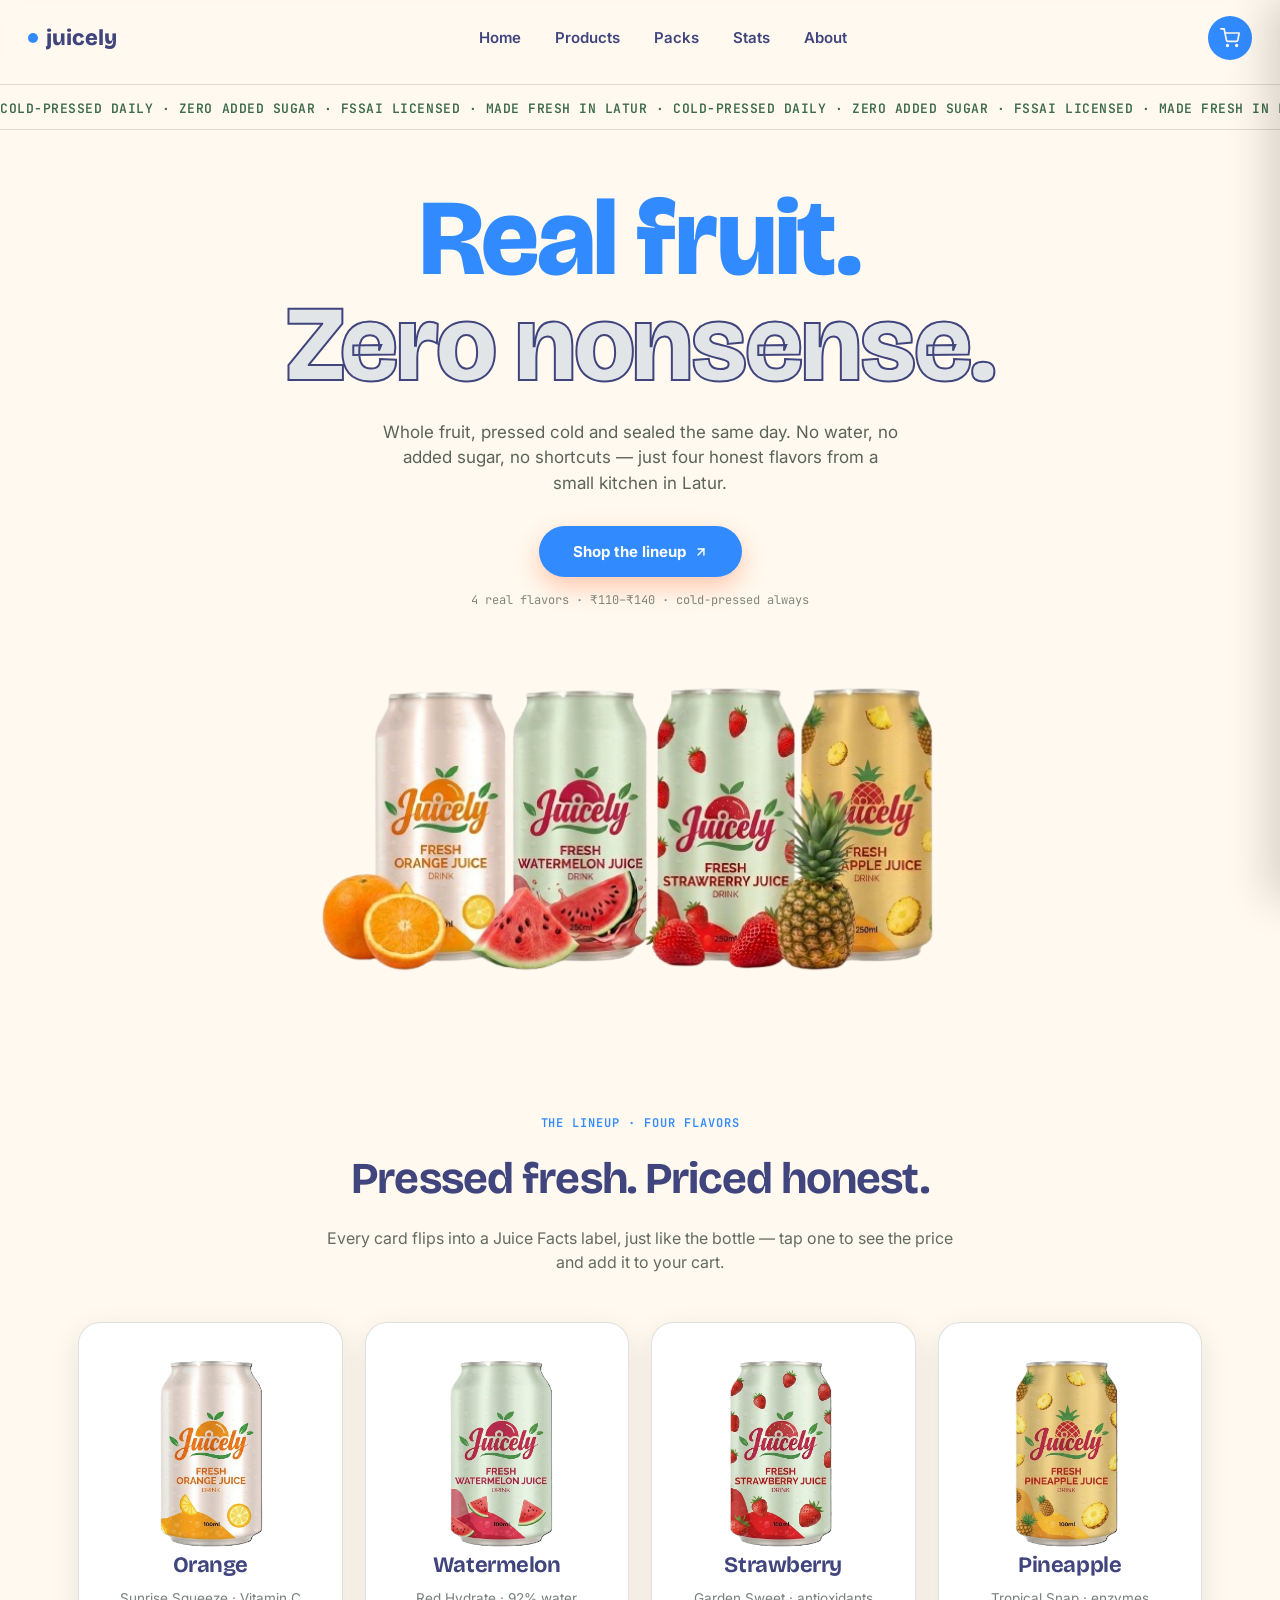
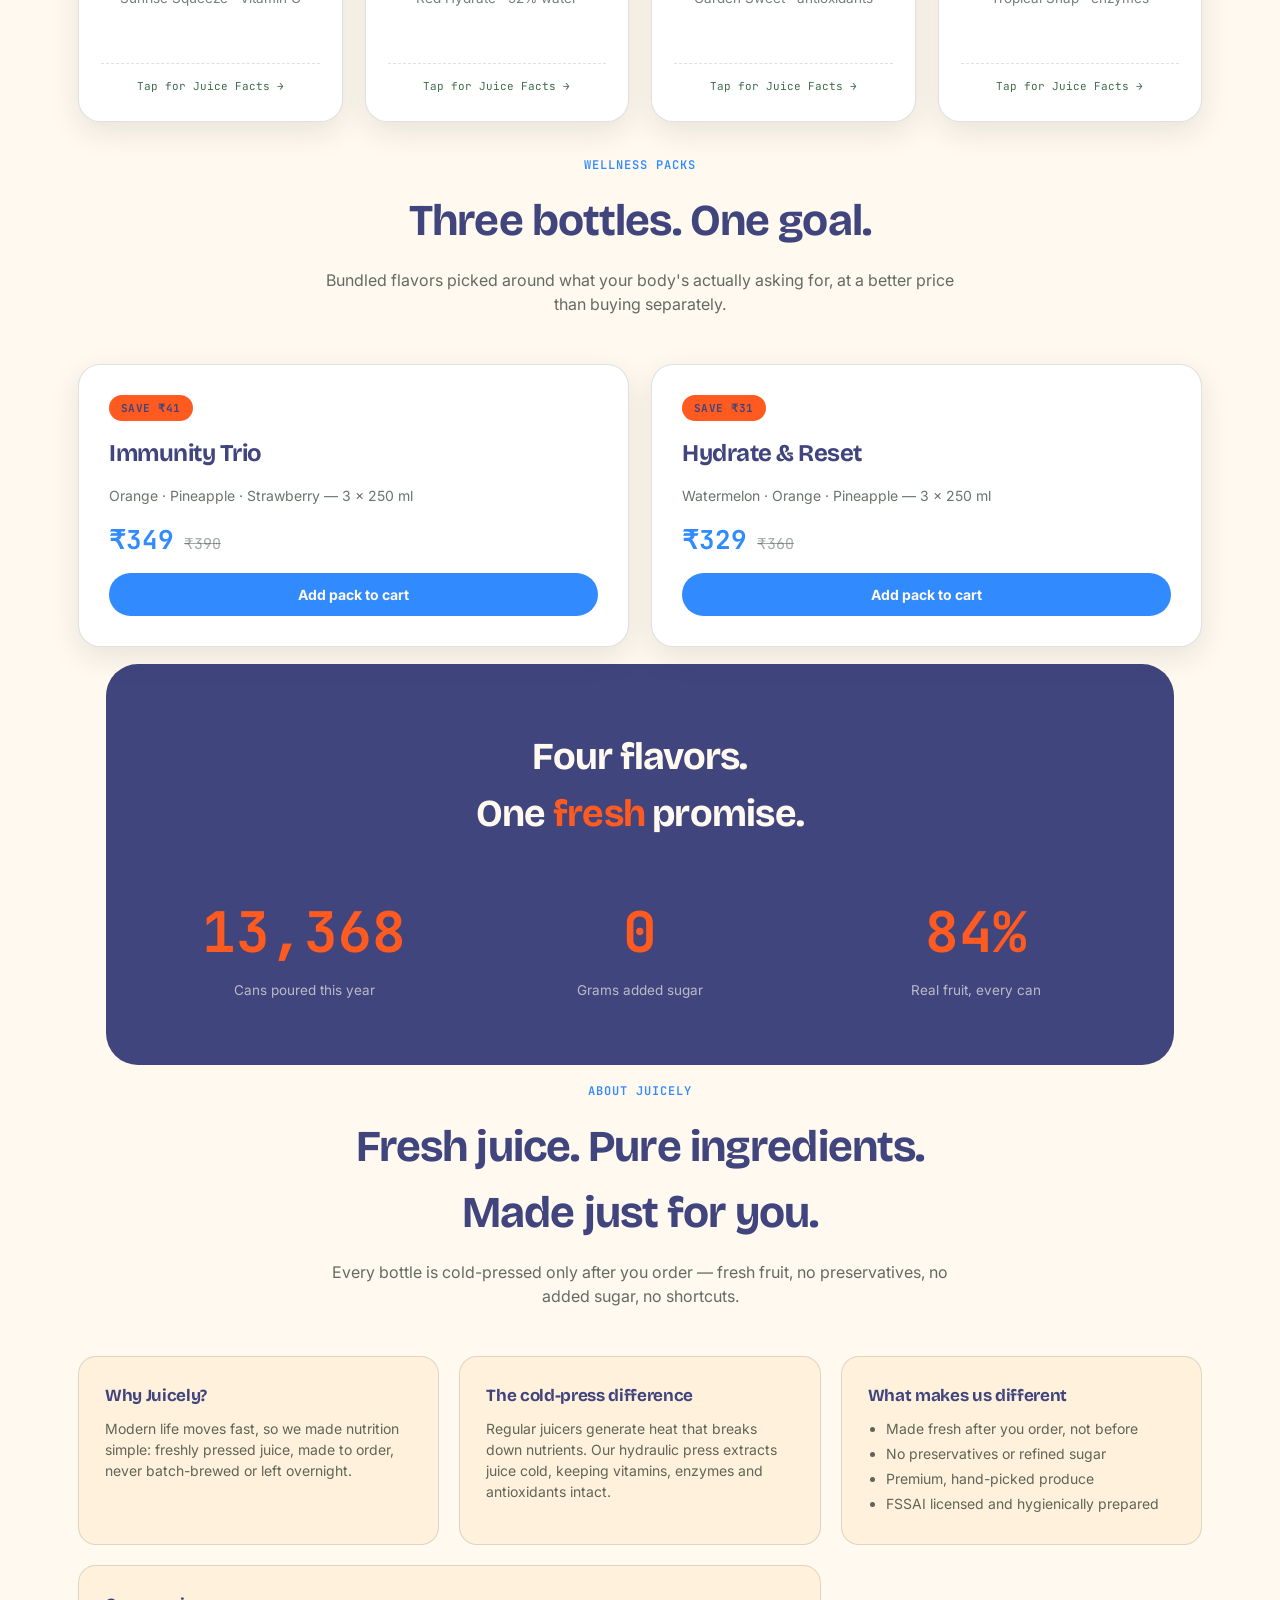
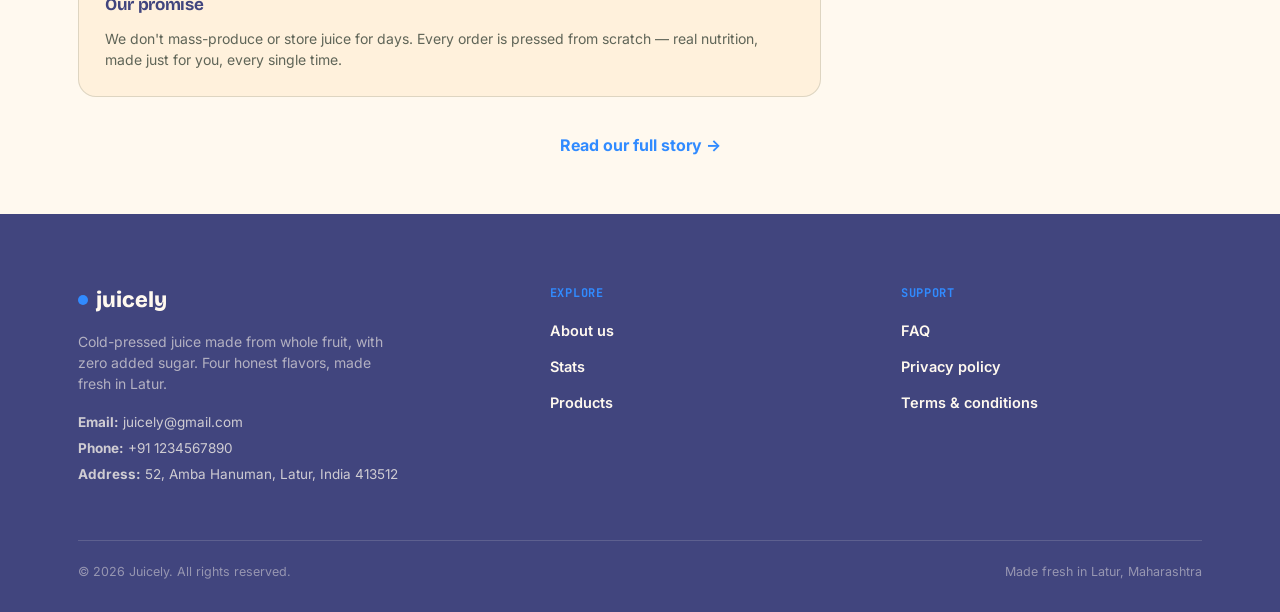
<file: index.html>
<!DOCTYPE html>
<html lang="en">

<head>
  <meta charset="UTF-8" />
  <meta name="viewport" content="width=device-width, initial-scale=1.0" />
  <title>Juicely — Real Fruit, Cold-Pressed</title>
  <link rel="preconnect" href="https://fonts.googleapis.com" />
  <link rel="preconnect" href="https://fonts.gstatic.com" crossorigin />
  <link
    href="https://fonts.googleapis.com/css2?family=Bricolage+Grotesque:wght@400..800&family=Inter:wght@400;500;600;700&family=JetBrains+Mono:wght@500;600;700&display=swap"
    rel="stylesheet" />
  <link rel="stylesheet" href="style.css" />
</head>

<body>

  <nav class="nav" id="nav">
    <a class="logo" href="index.html"><span class="dot"></span>juicely</a>
    <ul class="nav-links" id="navLinks">
      <li><a href="#home">Home</a></li>
      <li><a href="#products">Products</a></li>
      <li><a href="#bundles">Packs</a></li>
      <li><a href="#stats">Stats</a></li>
      <li><a href="pages/about.html">About</a></li>
    </ul>
    <div class="nav-right">
      <button class="cart-btn" id="cartToggle" aria-label="Open cart">
        <svg width="20" height="20" viewBox="0 0 24 24" fill="none" stroke="currentColor" stroke-width="2"
          stroke-linecap="round" stroke-linejoin="round">
          <circle cx="9" cy="21" r="1" />
          <circle cx="20" cy="21" r="1" />
          <path d="M1 1h4l2.68 13.39a2 2 0 0 0 2 1.61h9.72a2 2 0 0 0 2-1.61L23 6H6" />
        </svg>
        <span class="cart-count" id="cartCount">0</span>
      </button>
      <button class="nav-toggle" id="navToggle"
        aria-label="Toggle menu"><span></span><span></span><span></span></button>
    </div>
  </nav>

  <section class="hero" id="home">
    <div class="ticker-wrap">
      <div class="ticker-track">COLD-PRESSED DAILY · ZERO ADDED SUGAR · FSSAI LICENSED · MADE FRESH IN LATUR ·
        COLD-PRESSED DAILY · ZERO ADDED SUGAR · FSSAI LICENSED · MADE FRESH IN LATUR ·&nbsp;</div>
    </div>
    <div class="hero-inner">
      <h1 class="hero-title">
        <span class="hero-line">Real fruit.</span>
        <span class="hero-line hero-line-outline">Zero nonsense.</span>
      </h1>
      <p class="hero-sub">Whole fruit, pressed cold and sealed the same day. No water, no added sugar, no shortcuts —
        just four honest flavors from a small kitchen in Latur.</p>
      <div class="hero-cta-row">
        <button class="btn-primary" onclick="document.getElementById('products').scrollIntoView({behavior:'smooth'})">
          Shop the lineup
          <svg width="14" height="14" viewBox="0 0 24 24" fill="none" stroke="currentColor" stroke-width="2.5"
            stroke-linecap="round">
            <line x1="7" y1="17" x2="17" y2="7" />
            <polyline points="7 7 17 7 17 17" />
          </svg>
        </button>
        <span class="hero-meta">4 real flavors · ₹110–₹140 · cold-pressed always</span>
      </div>
      <div class="hero-fruit-row">
        <img src="imgs/hero-img.png" alt="" height="200px">
      </div>
    </div>
  </section>

  <section id="products">
    <div class="container">
      <div class="section-head">
        <span class="eyebrow">The Lineup · Four Flavors</span>
        <h2>Pressed fresh. Priced honest.</h2>
        <p>Every card flips into a Juice Facts label, just like the bottle — tap one to see the price and add it to your
          cart.</p>
      </div>
      <div class="product-grid" id="productGrid">

        <div class="product-card" data-id="orange" tabindex="0">
          <div class="product-card-inner">
            <div class="product-face product-front">
              <img src="imgs/orange.png" alt="orange" height="200px">
              <h3>Orange</h3>
              <p class="product-tagline">Sunrise Squeeze · Vitamin C</p>
              <span class="flip-hint">Tap for Juice Facts →</span>
            </div>
            <div class="product-face product-back">
              <div class="juice-facts">
                <h4>Juice Facts</h4>
                <hr class="thick">
                <div class="fact-row"><span>Serving size</span><span>250 ml</span></div>
                <div class="fact-row"><span>Added sugar</span><span>0 g</span></div>
                <div class="fact-row"><span>Real fruit</span><span>100%</span></div>
                <hr class="thick">
                <div class="price-row"><span>Price</span><span class="price">₹120</span></div>
                <button class="add-cart-btn" data-id="orange">Add to cart</button>
                <div class="unflip-hint">Tap again to flip back</div>
              </div>
            </div>
          </div>
        </div>

        <div class="product-card" data-id="watermelon" tabindex="0">
          <div class="product-card-inner">
            <div class="product-face product-front">
              <img src="imgs/watermelon.png" alt="watermelon" height="200px">
              <h3>Watermelon</h3>
              <p class="product-tagline">Red Hydrate · 92% water</p>
              <span class="flip-hint">Tap for Juice Facts →</span>
            </div>
            <div class="product-face product-back">
              <div class="juice-facts">
                <h4>Juice Facts</h4>
                <hr class="thick">
                <div class="fact-row"><span>Serving size</span><span>250 ml</span></div>
                <div class="fact-row"><span>Added sugar</span><span>0 g</span></div>
                <div class="fact-row"><span>Real fruit</span><span>100%</span></div>
                <hr class="thick">
                <div class="price-row"><span>Price</span><span class="price">₹110</span></div>
                <button class="add-cart-btn" data-id="watermelon">Add to cart</button>
                <div class="unflip-hint">Tap again to flip back</div>
              </div>
            </div>
          </div>
        </div>

        <div class="product-card" data-id="strawberry" tabindex="0">
          <div class="product-card-inner">
            <div class="product-face product-front">
              <img src="imgs/strawberry.png" alt="strawberry" height="200px">
              <h3>Strawberry</h3>
              <p class="product-tagline">Garden Sweet · antioxidants</p>
              <span class="flip-hint">Tap for Juice Facts →</span>
            </div>
            <div class="product-face product-back">
              <div class="juice-facts">
                <h4>Juice Facts</h4>
                <hr class="thick">
                <div class="fact-row"><span>Serving size</span><span>250 ml</span></div>
                <div class="fact-row"><span>Added sugar</span><span>0 g</span></div>
                <div class="fact-row"><span>Real fruit</span><span>100%</span></div>
                <hr class="thick">
                <div class="price-row"><span>Price</span><span class="price">₹140</span></div>
                <button class="add-cart-btn" data-id="strawberry">Add to cart</button>
                <div class="unflip-hint">Tap again to flip back</div>
              </div>
            </div>
          </div>
        </div>

        <div class="product-card" data-id="pineapple" tabindex="0">
          <div class="product-card-inner">
            <div class="product-face product-front">
              <img src="imgs/pineapple.png" alt="pineapple" height="200px">
              <h3>Pineapple</h3>
              <p class="product-tagline">Tropical Snap · enzymes</p>
              <span class="flip-hint">Tap for Juice Facts →</span>
            </div>
            <div class="product-face product-back">
              <div class="juice-facts">
                <h4>Juice Facts</h4>
                <hr class="thick">
                <div class="fact-row"><span>Serving size</span><span>250 ml</span></div>
                <div class="fact-row"><span>Added sugar</span><span>0 g</span></div>
                <div class="fact-row"><span>Real fruit</span><span>100%</span></div>
                <hr class="thick">
                <div class="price-row"><span>Price</span><span class="price">₹130</span></div>
                <button class="add-cart-btn" data-id="pineapple">Add to cart</button>
                <div class="unflip-hint">Tap again to flip back</div>
              </div>
            </div>
          </div>
        </div>

      </div>
    </div>
  </section>

  <section id="bundles">
    <div class="container">
      <div class="section-head">
        <span class="eyebrow">Wellness Packs</span>
        <h2>Three bottles. One goal.</h2>
        <p>Bundled flavors picked around what your body's actually asking for, at a better price than buying separately.
        </p>
      </div>
      <div class="bundle-grid">
        <div class="bundle-card">
          <span class="bundle-badge">Save ₹41</span>
          <h3>Immunity Trio</h3>
          <p class="bundle-includes">Orange · Pineapple · Strawberry — 3 × 250 ml</p>
          <div class="bundle-price-row">
            <span class="bundle-price">₹349</span>
            <span class="bundle-was">₹390</span>
          </div>
          <button class="bundle-add" data-id="immunity">Add pack to cart</button>
        </div>
        <div class="bundle-card">
          <span class="bundle-badge">Save ₹31</span>
          <h3>Hydrate &amp; Reset</h3>
          <p class="bundle-includes">Watermelon · Orange · Pineapple — 3 × 250 ml</p>
          <div class="bundle-price-row">
            <span class="bundle-price">₹329</span>
            <span class="bundle-was">₹360</span>
          </div>
          <button class="bundle-add" data-id="hydrate">Add pack to cart</button>
        </div>
      </div>
    </div>
  </section>

  <div class="container">
    <section class="stats" id="stats">
      <div class="stats-inner">
        <h3>Four flavors.<br>One <em>fresh</em> promise.</h3>
        <div class="stat-row">
          <div>
            <div class="stat-num" data-count="15938">0</div>
            <div class="stat-lbl">Cans poured this year</div>
          </div>
          <div>
            <div class="stat-num" data-count="0">0</div>
            <div class="stat-lbl">Grams added sugar</div>
          </div>
          <div>
            <div class="stat-num" data-count="100" data-suffix="%">0%</div>
            <div class="stat-lbl">Real fruit, every can</div>
          </div>
        </div>
      </div>
    </section>
  </div>

  <section id="about">
    <div class="container">
      <div class="section-head">
        <span class="eyebrow">About Juicely</span>
        <h2>Fresh juice. Pure ingredients.<br>Made just for you.</h2>
        <p>Every bottle is cold-pressed only after you order — fresh fruit, no preservatives, no added sugar, no
          shortcuts.</p>
      </div>
      <div class="about-grid">
        <div class="about-card">
          <h4>Why Juicely?</h4>
          <p>Modern life moves fast, so we made nutrition simple: freshly pressed juice, made to order, never
            batch-brewed or left overnight.</p>
        </div>
        <div class="about-card">
          <h4>The cold-press difference</h4>
          <p>Regular juicers generate heat that breaks down nutrients. Our hydraulic press extracts juice cold, keeping
            vitamins, enzymes and antioxidants intact.</p>
        </div>
        <div class="about-card">
          <h4>What makes us different</h4>
          <ul>
            <li>Made fresh after you order, not before</li>
            <li>No preservatives or refined sugar</li>
            <li>Premium, hand-picked produce</li>
            <li>FSSAI licensed and hygienically prepared</li>
          </ul>
        </div>
        <div class="about-card wide">
          <h4>Our promise</h4>
          <p>We don't mass-produce or store juice for days. Every order is pressed from scratch — real nutrition, made
            just for you, every single time.</p>
        </div>
      </div>
      <div class="about-more"><a href="pages/about.html">Read our full story →</a></div>
    </div>
  </section>

  <footer>
    <div class="container">
      <div class="footer-grid">
        <div class="footer-brand">
          <div class="logo"><span class="dot"></span>juicely</div>
          <p>Cold-pressed juice made from whole fruit, with zero added sugar. Four honest flavors, made fresh in Latur.
          </p>
          <div class="footer-contact">
            <p><strong>Email:</strong> juicely@gmail.com</p>
            <p><strong>Phone:</strong> +91 1234567890</p>
            <p><strong>Address:</strong> 52, Amba Hanuman, Latur, India 413512</p>
          </div>
        </div>
        <div class="footer-links">
          <h4>Explore</h4>
          <ul>
            <li><a href="pages/about.html">About us</a></li>
            <li><a href="#stats">Stats</a></li>
            <li><a href="#products">Products</a></li>
          </ul>
        </div>
        <div class="footer-links">
          <h4>Support</h4>
          <ul>
            <li><a href="pages/faq.html">FAQ</a></li>
            <li><a href="pages/privacy.html">Privacy policy</a></li>
            <li><a href="pages/terms.html">Terms &amp; conditions</a></li>
          </ul>
        </div>
      </div>
      <div class="footer-bottom">
        <span>© 2026 Juicely. All rights reserved.</span>
        <span>Made fresh in Latur, Maharashtra</span>
      </div>
    </div>
  </footer>

  <!-- CART -->
  <div class="cart-overlay" id="cartOverlay"></div>
  <aside class="cart-drawer" id="cartDrawer">
    <div class="cart-header">
      <h3>Your cart</h3>
      <button id="cartClose" aria-label="Close cart">&times;</button>
    </div>
    <div class="cart-items" id="cartItems"></div>
    <div class="cart-footer">
      <div class="cart-subtotal"><span>Subtotal</span><span id="cartSubtotal">₹0</span></div>
      <button class="checkout-btn" id="checkoutBtn">Checkout</button>
      <p class="cart-note">Demo storefront — no real payment is taken.</p>
    </div>
  </aside>

  <div class="toast" id="toast"></div>

  <script src="script.js"></script>
</body>

</html>
</file>
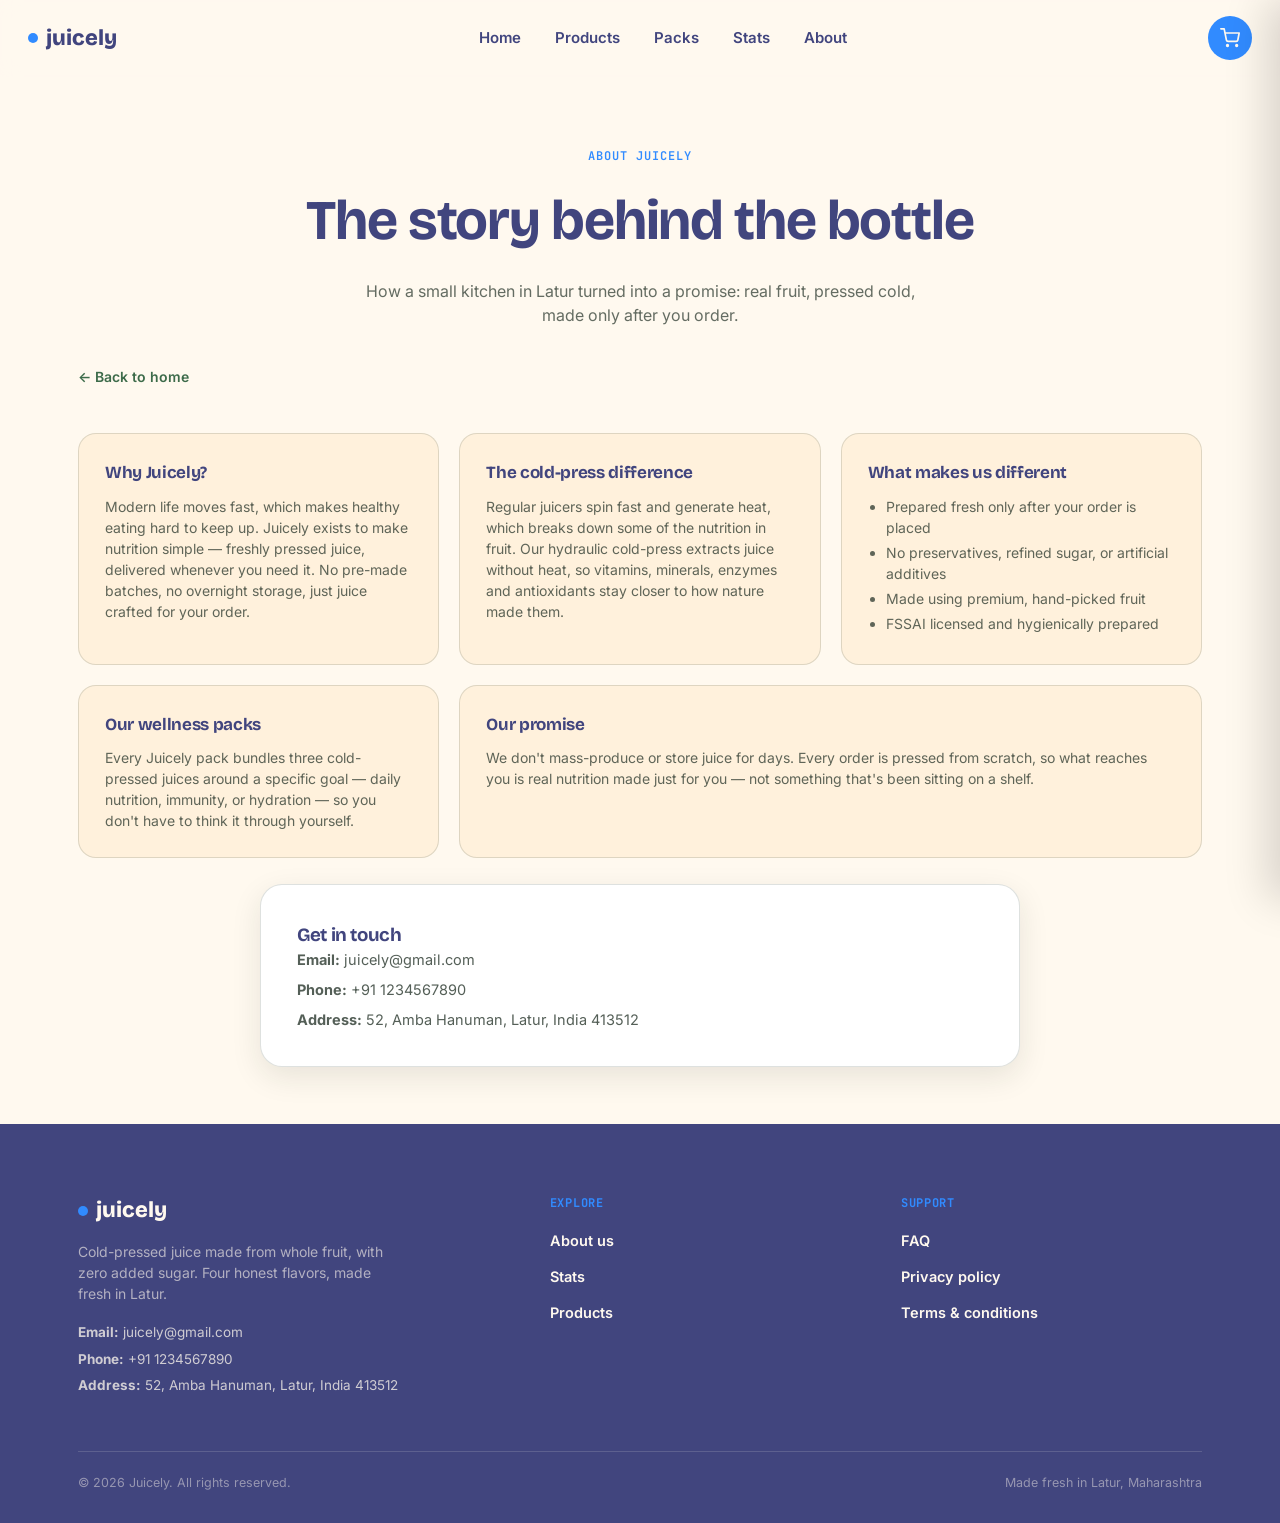
<file: pages/about.html>
<!DOCTYPE html>
<html lang="en">
<head>
<meta charset="UTF-8" />
<meta name="viewport" content="width=device-width, initial-scale=1.0" />
<title>Juicely — About Us</title>
<link rel="preconnect" href="https://fonts.googleapis.com" />
<link rel="preconnect" href="https://fonts.gstatic.com" crossorigin />
<link href="https://fonts.googleapis.com/css2?family=Bricolage+Grotesque:wght@400..800&family=Inter:wght@400;500;600;700&family=JetBrains+Mono:wght@500;600;700&display=swap" rel="stylesheet" />
<link rel="stylesheet" href="../style.css" />
</head>
<body>

<nav class="nav" id="nav">
  <a class="logo" href="../index.html"><span class="dot"></span>juicely</a>
  <ul class="nav-links" id="navLinks">
    <li><a href="../index.html">Home</a></li>
    <li><a href="../index.html#products">Products</a></li>
    <li><a href="../index.html#bundles">Packs</a></li>
    <li><a href="../index.html#stats">Stats</a></li>
    <li><a href="about.html">About</a></li>
  </ul>
  <div class="nav-right">
    <button class="cart-btn" id="cartToggle" aria-label="Open cart">
      <svg width="20" height="20" viewBox="0 0 24 24" fill="none" stroke="currentColor" stroke-width="2" stroke-linecap="round" stroke-linejoin="round"><circle cx="9" cy="21" r="1"/><circle cx="20" cy="21" r="1"/><path d="M1 1h4l2.68 13.39a2 2 0 0 0 2 1.61h9.72a2 2 0 0 0 2-1.61L23 6H6"/></svg>
      <span class="cart-count" id="cartCount">0</span>
    </button>
    <button class="nav-toggle" id="navToggle" aria-label="Toggle menu"><span></span><span></span><span></span></button>
  </div>
</nav>

<section class="page-hero">
  <div class="container">
    <span class="eyebrow">About Juicely</span>
    <h1>The story behind the bottle</h1>
    <p>How a small kitchen in Latur turned into a promise: real fruit, pressed cold, made only after you order.</p>
  </div>
</section>
<section>
  <div class="container">
    <a class="back-link" href="../index.html">← Back to home</a>
    <div class="about-grid">
      <div class="about-card">
        <h4>Why Juicely?</h4>
        <p>Modern life moves fast, which makes healthy eating hard to keep up. Juicely exists to make nutrition simple — freshly pressed juice, delivered whenever you need it. No pre-made batches, no overnight storage, just juice crafted for your order.</p>
      </div>
      <div class="about-card">
        <h4>The cold-press difference</h4>
        <p>Regular juicers spin fast and generate heat, which breaks down some of the nutrition in fruit. Our hydraulic cold-press extracts juice without heat, so vitamins, minerals, enzymes and antioxidants stay closer to how nature made them.</p>
      </div>
      <div class="about-card">
        <h4>What makes us different</h4>
        <ul>
          <li>Prepared fresh only after your order is placed</li>
          <li>No preservatives, refined sugar, or artificial additives</li>
          <li>Made using premium, hand-picked fruit</li>
          <li>FSSAI licensed and hygienically prepared</li>
        </ul>
      </div>
      <div class="about-card">
        <h4>Our wellness packs</h4>
        <p>Every Juicely pack bundles three cold-pressed juices around a specific goal — daily nutrition, immunity, or hydration — so you don't have to think it through yourself.</p>
      </div>
      <div class="about-card wide">
        <h4>Our promise</h4>
        <p>We don't mass-produce or store juice for days. Every order is pressed from scratch, so what reaches you is real nutrition made just for you — not something that's been sitting on a shelf.</p>
      </div>
    </div>
    <div class="content-card contact-card">
      <h3>Get in touch</h3>
      <p><strong>Email:</strong> juicely@gmail.com</p>
      <p><strong>Phone:</strong> +91 1234567890</p>
      <p><strong>Address:</strong> 52, Amba Hanuman, Latur, India 413512</p>
    </div>
  </div>
</section>

<footer>
  <div class="container">
    <div class="footer-grid">
      <div class="footer-brand">
        <div class="logo"><span class="dot"></span>juicely</div>
        <p>Cold-pressed juice made from whole fruit, with zero added sugar. Four honest flavors, made fresh in Latur.</p>
        <div class="footer-contact">
          <p><strong>Email:</strong> juicely@gmail.com</p>
          <p><strong>Phone:</strong> +91 1234567890</p>
          <p><strong>Address:</strong> 52, Amba Hanuman, Latur, India 413512</p>
        </div>
      </div>
      <div class="footer-links">
        <h4>Explore</h4>
        <ul>
          <li><a href="about.html">About us</a></li>
          <li><a href="../index.html#stats">Stats</a></li>
          <li><a href="../index.html#products">Products</a></li>
        </ul>
      </div>
      <div class="footer-links">
        <h4>Support</h4>
        <ul>
          <li><a href="faq.html">FAQ</a></li>
          <li><a href="privacy.html">Privacy policy</a></li>
          <li><a href="terms.html">Terms &amp; conditions</a></li>
        </ul>
      </div>
    </div>
    <div class="footer-bottom">
      <span>© 2026 Juicely. All rights reserved.</span>
      <span>Made fresh in Latur, Maharashtra</span>
    </div>
  </div>
</footer>

<!-- CART -->
<div class="cart-overlay" id="cartOverlay"></div>
<aside class="cart-drawer" id="cartDrawer">
  <div class="cart-header">
    <h3>Your cart</h3>
    <button id="cartClose" aria-label="Close cart">&times;</button>
  </div>
  <div class="cart-items" id="cartItems"></div>
  <div class="cart-footer">
    <div class="cart-subtotal"><span>Subtotal</span><span id="cartSubtotal">₹0</span></div>
    <button class="checkout-btn" id="checkoutBtn">Checkout</button>
    <p class="cart-note">Demo storefront — no real payment is taken.</p>
  </div>
</aside>

<div class="toast" id="toast"></div>

<script src="../script.js"></script>
</body>
</html>
</file>
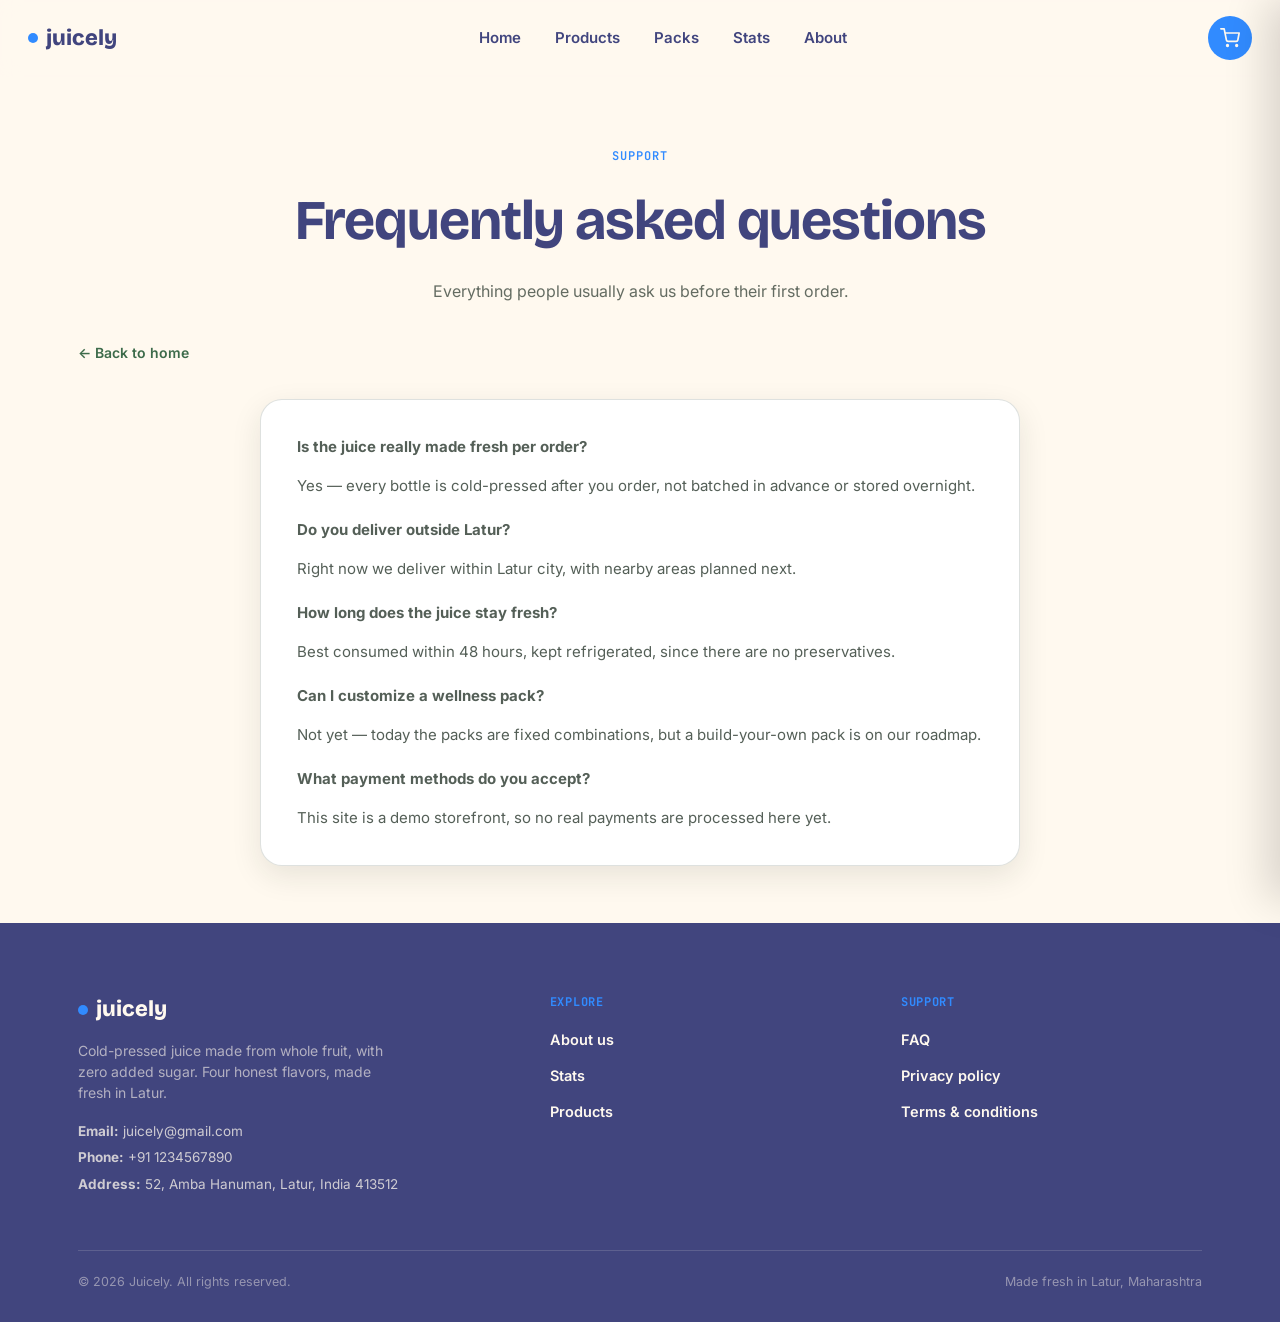
<file: pages/faq.html>
<!DOCTYPE html>
<html lang="en">
<head>
<meta charset="UTF-8" />
<meta name="viewport" content="width=device-width, initial-scale=1.0" />
<title>Juicely — FAQ</title>
<link rel="preconnect" href="https://fonts.googleapis.com" />
<link rel="preconnect" href="https://fonts.gstatic.com" crossorigin />
<link href="https://fonts.googleapis.com/css2?family=Bricolage+Grotesque:wght@400..800&family=Inter:wght@400;500;600;700&family=JetBrains+Mono:wght@500;600;700&display=swap" rel="stylesheet" />
<link rel="stylesheet" href="../style.css" />
</head>
<body>

<nav class="nav" id="nav">
  <a class="logo" href="../index.html"><span class="dot"></span>juicely</a>
  <ul class="nav-links" id="navLinks">
    <li><a href="../index.html">Home</a></li>
    <li><a href="../index.html#products">Products</a></li>
    <li><a href="../index.html#bundles">Packs</a></li>
    <li><a href="../index.html#stats">Stats</a></li>
    <li><a href="about.html">About</a></li>
  </ul>
  <div class="nav-right">
    <button class="cart-btn" id="cartToggle" aria-label="Open cart">
      <svg width="20" height="20" viewBox="0 0 24 24" fill="none" stroke="currentColor" stroke-width="2" stroke-linecap="round" stroke-linejoin="round"><circle cx="9" cy="21" r="1"/><circle cx="20" cy="21" r="1"/><path d="M1 1h4l2.68 13.39a2 2 0 0 0 2 1.61h9.72a2 2 0 0 0 2-1.61L23 6H6"/></svg>
      <span class="cart-count" id="cartCount">0</span>
    </button>
    <button class="nav-toggle" id="navToggle" aria-label="Toggle menu"><span></span><span></span><span></span></button>
  </div>
</nav>

<section class="page-hero">
  <div class="container">
    <span class="eyebrow">Support</span>
    <h1>Frequently asked questions</h1>
    <p>Everything people usually ask us before their first order.</p>
  </div>
</section>
<section>
  <div class="container">
    <a class="back-link" href="index.html">← Back to home</a>
    <div class="content-card">
      <p class="faq-q">Is the juice really made fresh per order?</p>
      <p>Yes — every bottle is cold-pressed after you order, not batched in advance or stored overnight.</p>
      <p class="faq-q">Do you deliver outside Latur?</p>
      <p>Right now we deliver within Latur city, with nearby areas planned next.</p>
      <p class="faq-q">How long does the juice stay fresh?</p>
      <p>Best consumed within 48 hours, kept refrigerated, since there are no preservatives.</p>
      <p class="faq-q">Can I customize a wellness pack?</p>
      <p>Not yet — today the packs are fixed combinations, but a build-your-own pack is on our roadmap.</p>
      <p class="faq-q">What payment methods do you accept?</p>
      <p>This site is a demo storefront, so no real payments are processed here yet.</p>
    </div>
  </div>
</section>

<footer>
  <div class="container">
    <div class="footer-grid">
      <div class="footer-brand">
        <div class="logo"><span class="dot"></span>juicely</div>
        <p>Cold-pressed juice made from whole fruit, with zero added sugar. Four honest flavors, made fresh in Latur.</p>
        <div class="footer-contact">
          <p><strong>Email:</strong> juicely@gmail.com</p>
          <p><strong>Phone:</strong> +91 1234567890</p>
          <p><strong>Address:</strong> 52, Amba Hanuman, Latur, India 413512</p>
        </div>
      </div>
      <div class="footer-links">
        <h4>Explore</h4>
        <ul>
          <li><a href="about.html">About us</a></li>
          <li><a href="../index.html#stats">Stats</a></li>
          <li><a href="../index.html#products">Products</a></li>
        </ul>
      </div>
      <div class="footer-links">
        <h4>Support</h4>
        <ul>
          <li><a href="faq.html">FAQ</a></li>
          <li><a href="privacy.html">Privacy policy</a></li>
          <li><a href="terms.html">Terms &amp; conditions</a></li>
        </ul>
      </div>
    </div>
    <div class="footer-bottom">
      <span>© 2026 Juicely. All rights reserved.</span>
      <span>Made fresh in Latur, Maharashtra</span>
    </div>
  </div>
</footer>

<!-- CART -->
<div class="cart-overlay" id="cartOverlay"></div>
<aside class="cart-drawer" id="cartDrawer">
  <div class="cart-header">
    <h3>Your cart</h3>
    <button id="cartClose" aria-label="Close cart">&times;</button>
  </div>
  <div class="cart-items" id="cartItems"></div>
  <div class="cart-footer">
    <div class="cart-subtotal"><span>Subtotal</span><span id="cartSubtotal">₹0</span></div>
    <button class="checkout-btn" id="checkoutBtn">Checkout</button>
    <p class="cart-note">Demo storefront — no real payment is taken.</p>
  </div>
</aside>

<div class="toast" id="toast"></div>

<script src="../script.js"></script>
</body>
</html>
</file>
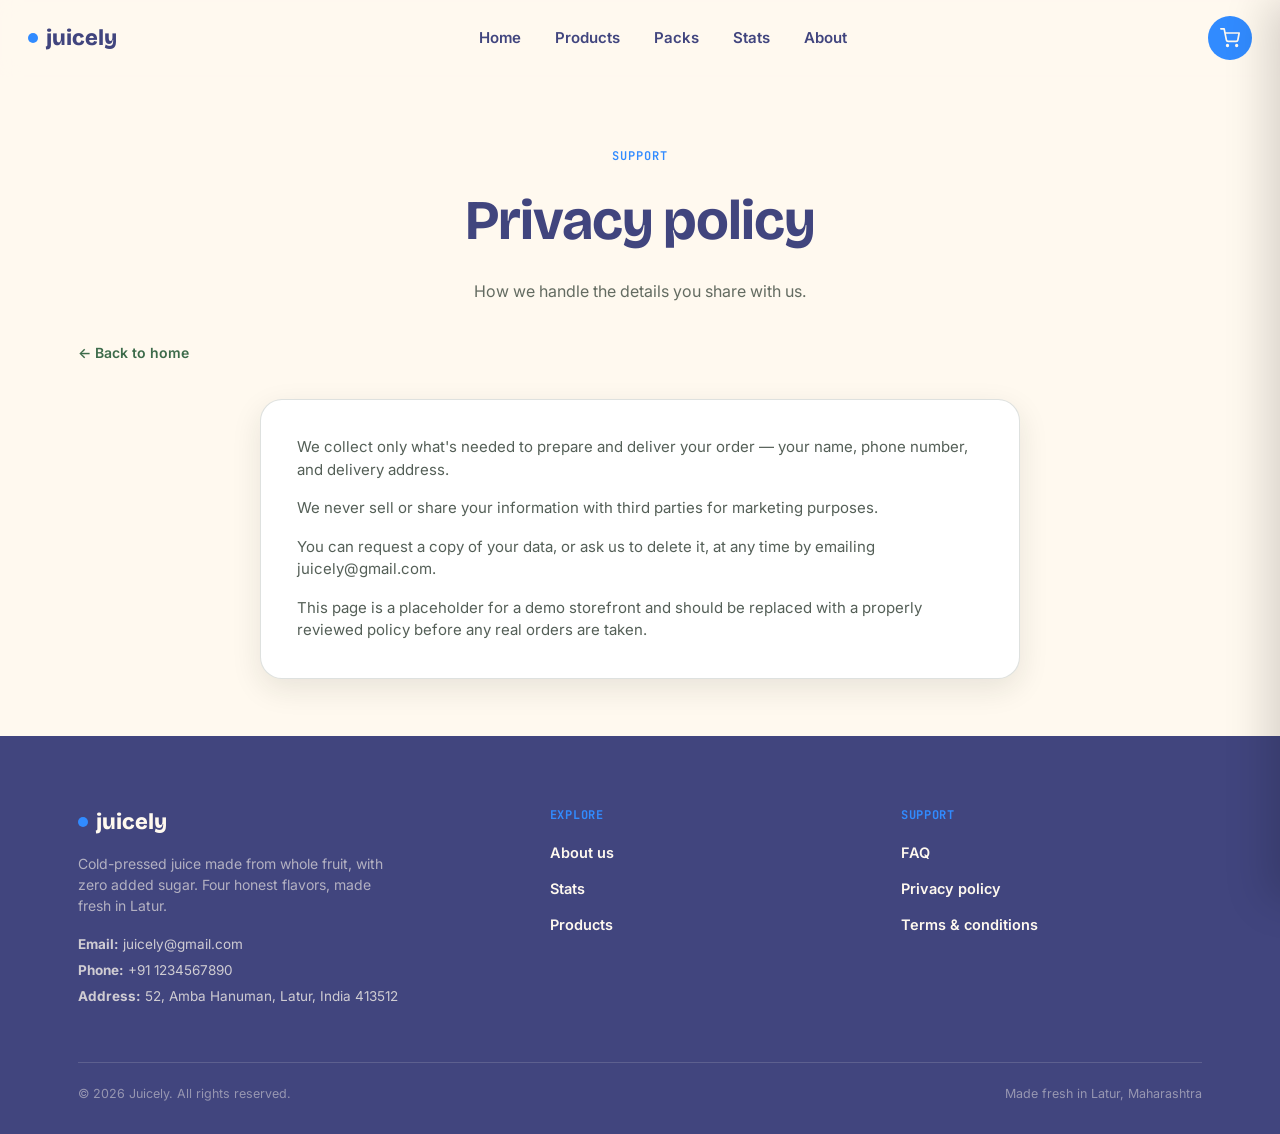
<file: pages/privacy.html>
<!DOCTYPE html>
<html lang="en">
<head>
<meta charset="UTF-8" />
<meta name="viewport" content="width=device-width, initial-scale=1.0" />
<title>Juicely — Privacy Policy</title>
<link rel="preconnect" href="https://fonts.googleapis.com" />
<link rel="preconnect" href="https://fonts.gstatic.com" crossorigin />
<link href="https://fonts.googleapis.com/css2?family=Bricolage+Grotesque:wght@400..800&family=Inter:wght@400;500;600;700&family=JetBrains+Mono:wght@500;600;700&display=swap" rel="stylesheet" />
<link rel="stylesheet" href="../style.css" />
</head>
<body>

<nav class="nav" id="nav">
  <a class="logo" href="../index.html"><span class="dot"></span>juicely</a>
  <ul class="nav-links" id="navLinks">
    <li><a href="../index.html">Home</a></li>
    <li><a href="../index.html#products">Products</a></li>
    <li><a href="../index.html#bundles">Packs</a></li>
    <li><a href="../index.html#stats">Stats</a></li>
    <li><a href="about.html">About</a></li>
  </ul>
  <div class="nav-right">
    <button class="cart-btn" id="cartToggle" aria-label="Open cart">
      <svg width="20" height="20" viewBox="0 0 24 24" fill="none" stroke="currentColor" stroke-width="2" stroke-linecap="round" stroke-linejoin="round"><circle cx="9" cy="21" r="1"/><circle cx="20" cy="21" r="1"/><path d="M1 1h4l2.68 13.39a2 2 0 0 0 2 1.61h9.72a2 2 0 0 0 2-1.61L23 6H6"/></svg>
      <span class="cart-count" id="cartCount">0</span>
    </button>
    <button class="nav-toggle" id="navToggle" aria-label="Toggle menu"><span></span><span></span><span></span></button>
  </div>
</nav>

<section class="page-hero">
  <div class="container">
    <span class="eyebrow">Support</span>
    <h1>Privacy policy</h1>
    <p>How we handle the details you share with us.</p>
  </div>
</section>
<section>
  <div class="container">
    <a class="back-link" href="index.html">← Back to home</a>
    <div class="content-card">
      <p>We collect only what's needed to prepare and deliver your order — your name, phone number, and delivery address.</p>
      <p>We never sell or share your information with third parties for marketing purposes.</p>
      <p>You can request a copy of your data, or ask us to delete it, at any time by emailing juicely@gmail.com.</p>
      <p>This page is a placeholder for a demo storefront and should be replaced with a properly reviewed policy before any real orders are taken.</p>
    </div>
  </div>
</section>

<footer>
  <div class="container">
    <div class="footer-grid">
      <div class="footer-brand">
        <div class="logo"><span class="dot"></span>juicely</div>
        <p>Cold-pressed juice made from whole fruit, with zero added sugar. Four honest flavors, made fresh in Latur.</p>
        <div class="footer-contact">
          <p><strong>Email:</strong> juicely@gmail.com</p>
          <p><strong>Phone:</strong> +91 1234567890</p>
          <p><strong>Address:</strong> 52, Amba Hanuman, Latur, India 413512</p>
        </div>
      </div>
      <div class="footer-links">
        <h4>Explore</h4>
        <ul>
          <li><a href="about.html">About us</a></li>
          <li><a href="../index.html#stats">Stats</a></li>
          <li><a href="../index.html#products">Products</a></li>
        </ul>
      </div>
      <div class="footer-links">
        <h4>Support</h4>
        <ul>
          <li><a href="faq.html">FAQ</a></li>
          <li><a href="privacy.html">Privacy policy</a></li>
          <li><a href="terms.html">Terms &amp; conditions</a></li>
        </ul>
      </div>
    </div>
    <div class="footer-bottom">
      <span>© 2026 Juicely. All rights reserved.</span>
      <span>Made fresh in Latur, Maharashtra</span>
    </div>
  </div>
</footer>

<!-- CART -->
<div class="cart-overlay" id="cartOverlay"></div>
<aside class="cart-drawer" id="cartDrawer">
  <div class="cart-header">
    <h3>Your cart</h3>
    <button id="cartClose" aria-label="Close cart">&times;</button>
  </div>
  <div class="cart-items" id="cartItems"></div>
  <div class="cart-footer">
    <div class="cart-subtotal"><span>Subtotal</span><span id="cartSubtotal">₹0</span></div>
    <button class="checkout-btn" id="checkoutBtn">Checkout</button>
    <p class="cart-note">Demo storefront — no real payment is taken.</p>
  </div>
</aside>

<div class="toast" id="toast"></div>

<script src="../script.js"></script>
</body>
</html>
</file>
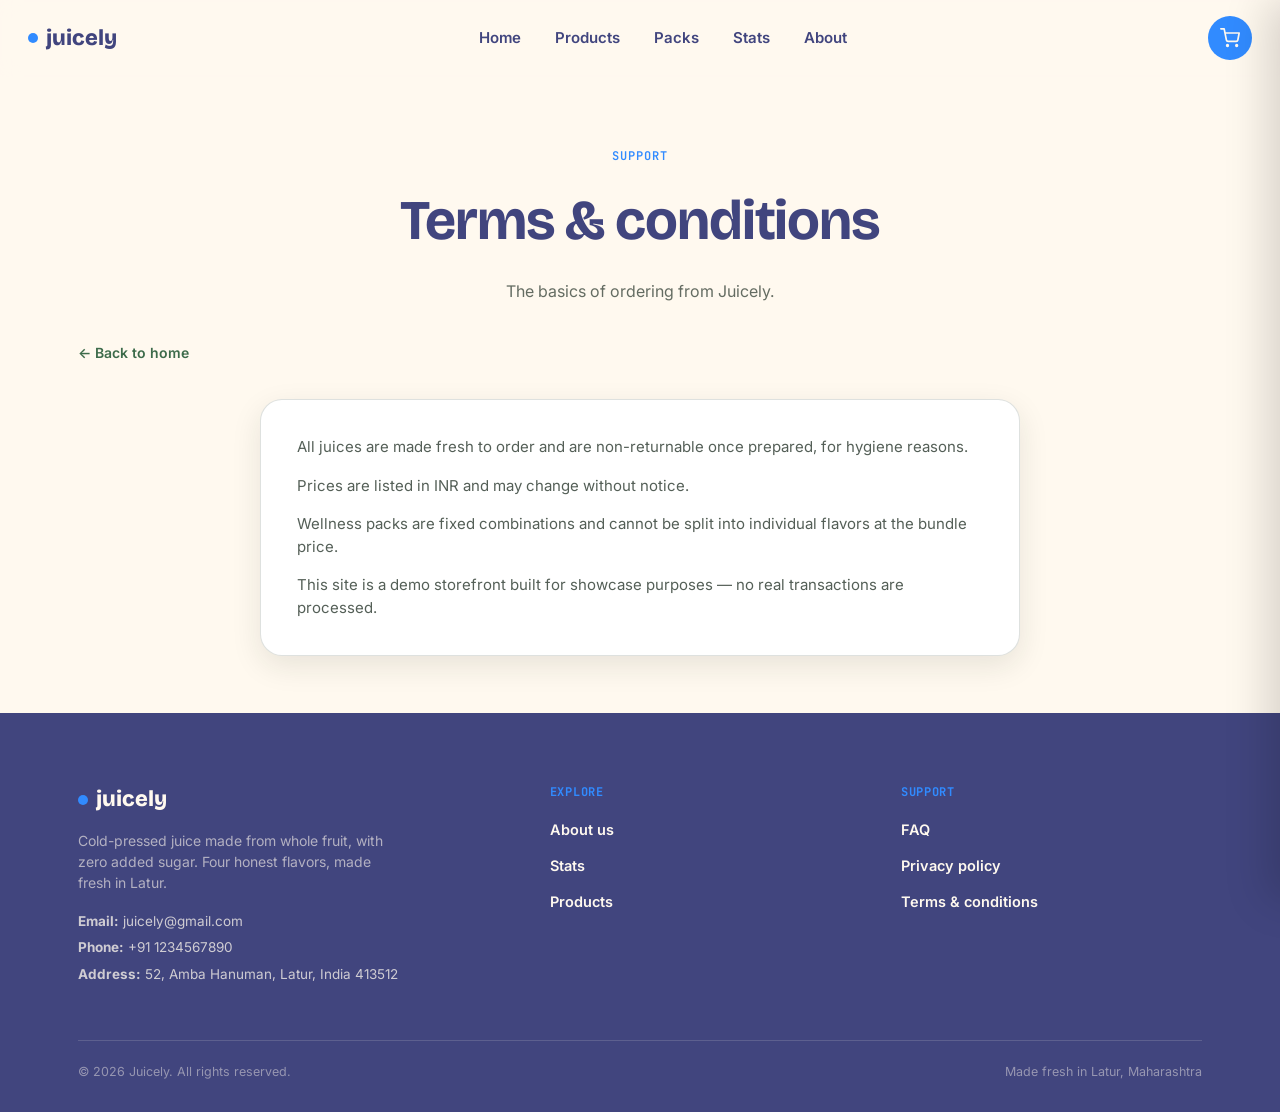
<file: pages/terms.html>
<!DOCTYPE html>
<html lang="en">
<head>
<meta charset="UTF-8" />
<meta name="viewport" content="width=device-width, initial-scale=1.0" />
<title>Juicely — Terms & Conditions</title>
<link rel="preconnect" href="https://fonts.googleapis.com" />
<link rel="preconnect" href="https://fonts.gstatic.com" crossorigin />
<link href="https://fonts.googleapis.com/css2?family=Bricolage+Grotesque:wght@400..800&family=Inter:wght@400;500;600;700&family=JetBrains+Mono:wght@500;600;700&display=swap" rel="stylesheet" />
<link rel="stylesheet" href="../style.css" />
</head>
<body>

<nav class="nav" id="nav">
  <a class="logo" href="../index.html"><span class="dot"></span>juicely</a>
  <ul class="nav-links" id="navLinks">
    <li><a href="../index.html">Home</a></li>
    <li><a href="../index.html#products">Products</a></li>
    <li><a href="../index.html#bundles">Packs</a></li>
    <li><a href="../index.html#stats">Stats</a></li>
    <li><a href="about.html">About</a></li>
  </ul>
  <div class="nav-right">
    <button class="cart-btn" id="cartToggle" aria-label="Open cart">
      <svg width="20" height="20" viewBox="0 0 24 24" fill="none" stroke="currentColor" stroke-width="2" stroke-linecap="round" stroke-linejoin="round"><circle cx="9" cy="21" r="1"/><circle cx="20" cy="21" r="1"/><path d="M1 1h4l2.68 13.39a2 2 0 0 0 2 1.61h9.72a2 2 0 0 0 2-1.61L23 6H6"/></svg>
      <span class="cart-count" id="cartCount">0</span>
    </button>
    <button class="nav-toggle" id="navToggle" aria-label="Toggle menu"><span></span><span></span><span></span></button>
  </div>
</nav>

<section class="page-hero">
  <div class="container">
    <span class="eyebrow">Support</span>
    <h1>Terms &amp; conditions</h1>
    <p>The basics of ordering from Juicely.</p>
  </div>
</section>
<section>
  <div class="container">
    <a class="back-link" href="../index.html">← Back to home</a>
    <div class="content-card">
      <p>All juices are made fresh to order and are non-returnable once prepared, for hygiene reasons.</p>
      <p>Prices are listed in INR and may change without notice.</p>
      <p>Wellness packs are fixed combinations and cannot be split into individual flavors at the bundle price.</p>
      <p>This site is a demo storefront built for showcase purposes — no real transactions are processed.</p>
    </div>
  </div>
</section>

<footer>
  <div class="container">
    <div class="footer-grid">
      <div class="footer-brand">
        <div class="logo"><span class="dot"></span>juicely</div>
        <p>Cold-pressed juice made from whole fruit, with zero added sugar. Four honest flavors, made fresh in Latur.</p>
        <div class="footer-contact">
          <p><strong>Email:</strong> juicely@gmail.com</p>
          <p><strong>Phone:</strong> +91 1234567890</p>
          <p><strong>Address:</strong> 52, Amba Hanuman, Latur, India 413512</p>
        </div>
      </div>
      <div class="footer-links">
        <h4>Explore</h4>
        <ul>
          <li><a href="about.html">About us</a></li>
          <li><a href="../index.html#stats">Stats</a></li>
          <li><a href="../index.html#products">Products</a></li>
        </ul>
      </div>
      <div class="footer-links">
        <h4>Support</h4>
        <ul>
          <li><a href="faq.html">FAQ</a></li>
          <li><a href="privacy.html">Privacy policy</a></li>
          <li><a href="terms.html">Terms &amp; conditions</a></li>
        </ul>
      </div>
    </div>
    <div class="footer-bottom">
      <span>© 2026 Juicely. All rights reserved.</span>
      <span>Made fresh in Latur, Maharashtra</span>
    </div>
  </div>
</footer>

<!-- CART -->
<div class="cart-overlay" id="cartOverlay"></div>
<aside class="cart-drawer" id="cartDrawer">
  <div class="cart-header">
    <h3>Your cart</h3>
    <button id="cartClose" aria-label="Close cart">&times;</button>
  </div>
  <div class="cart-items" id="cartItems"></div>
  <div class="cart-footer">
    <div class="cart-subtotal"><span>Subtotal</span><span id="cartSubtotal">₹0</span></div>
    <button class="checkout-btn" id="checkoutBtn">Checkout</button>
    <p class="cart-note">Demo storefront — no real payment is taken.</p>
  </div>
</aside>

<div class="toast" id="toast"></div>

<script src="../script.js"></script>
</body>
</html>
</file>
<file: style.css>
:root {
    --cream: #FFF9EF;
    --cream-2: #FFF1DC;
    --ink: #41457e;
    --orange: #FF5A1F;
    --orange-deep: #DE4300;
    --hero-blue: #318bff;
    --pink: #FF3D68;
    --gold: #FFC233;
    --leaf: #3D6B4A;
    --leaf-light: #6FA37D;
    --line: rgba(27, 42, 31, 0.14);
    --shadow: 0 10px 30px rgba(27, 42, 31, 0.10);
    --font-display: 'Bricolage Grotesque', sans-serif;
    --font-body: 'Inter', sans-serif;
    --font-mono: 'JetBrains Mono', monospace;
    --radius: 22px;
  }

  * {
    box-sizing: border-box;
  }

  html {
    scroll-behavior: smooth;
  }

  body {
    margin: 0;
    background: var(--cream);
    color: var(--ink);
    font-family: var(--font-body);
    line-height: 1.5;
    -webkit-font-smoothing: antialiased;
  }

  img,
  svg {
    display: block;
    max-width: 100%;
  }

  a {
    color: inherit;
  }

  button {
    font-family: inherit;
    cursor: pointer;
  }

  h1,
  h2,
  h3,
  h4 {
    font-family: var(--font-display);
    margin: 0;
    letter-spacing: -0.02em;
  }

  p {
    margin: 0;
  }

  .container {
    max-width: 1180px;
    margin: 0 auto;
    padding: 0 28px;
  }

  :focus-visible {
    outline: 3px solid var(--hero-blue);
    outline-offset: 3px;
  }


  .nav {
    position: sticky;
    top: 0;
    z-index: 60;
    display: flex;
    align-items: center;
    justify-content: space-between;
    padding: 16px 28px;
    background: rgba(255, 249, 239, 0.75);
    backdrop-filter: blur(10px);
    border-bottom: 1px solid transparent;
    transition: border-color .3s ease, box-shadow .3s ease;
  }

  .nav.scrolled {
    border-color: var(--line);
    box-shadow: 0 6px 24px rgba(27, 42, 31, 0.06);
  }

  .logo {
    font-family: var(--font-display);
    font-weight: 800;
    font-size: 22px;
    display: flex;
    align-items: center;
    gap: 8px;
    cursor: pointer;
    user-select: none;
    text-decoration: none;
  }

  .logo .dot {
    width: 10px;
    height: 10px;
    border-radius: 50%;
    background: var(--hero-blue);
    display: inline-block;
    transition: transform .4s cubic-bezier(.34, 1.56, .64, 1);
  }

  .logo:hover .dot {
    transform: scale(1.6);
  }

  .nav-links {
    list-style: none;
    display: flex;
    gap: 34px;
    margin: 0;
    padding: 0;
    font-weight: 600;
    font-size: 15px;
  }

  .nav-links a {
    text-decoration: none;
    position: relative;
    padding-bottom: 4px;
  }

  .nav-links a::after {
    content: "";
    position: absolute;
    left: 0;
    bottom: 0;
    width: 0;
    height: 2px;
    background: var(--hero-blue);
    transition: width .25s ease;
  }

  .nav-links a:hover::after {
    width: 100%;
  }

  .nav-right {
    display: flex;
    align-items: center;
    gap: 14px;
  }

  .cart-btn {
    position: relative;
    background: var(--hero-blue);
    color: var(--cream);
    border: none;
    border-radius: 100px;
    width: 44px;
    height: 44px;
    display: flex;
    align-items: center;
    justify-content: center;
  }

  .cart-count {
    position: absolute;
    top: -6px;
    right: -6px;
    background: var(--hero-blue);
    color: #fff;
    font-family: var(--font-mono);
    font-size: 11px;
    font-weight: 700;
    width: 20px;
    height: 20px;
    border-radius: 50%;
    display: flex;
    align-items: center;
    justify-content: center;
    transform: scale(0);
    transition: transform .25s cubic-bezier(.34, 1.56, .64, 1);
  }

  .cart-count.show {
    transform: scale(1);
  }

  .nav-toggle {
    display: none;
    background: none;
    border: none;
    flex-direction: column;
    gap: 5px;
    padding: 6px;
  }

  .nav-toggle span {
    width: 24px;
    height: 2px;
    background: var(--ink);
    border-radius: 2px;
  }

  .hero {
    padding: 7px 0 40px;
    overflow: hidden;
  }

  .ticker-wrap {
    border-top: 1px solid var(--line);
    border-bottom: 1px solid var(--line);
    padding: 10px 0;
    overflow: hidden;
    white-space: nowrap;
    margin-bottom: 56px;
  }

  .ticker-track {
    display: inline-block;
    font-family: var(--font-mono);
    font-size: 13px;
    font-weight: 600;
    letter-spacing: 0.04em;
    color: var(--leaf);
    animation: ticker 22s linear infinite;
  }

  @keyframes ticker {
    from {
      transform: translateX(0);
    }

    to {
      transform: translateX(-50%);
    }
  }

  .hero-inner {
    text-align: center;
    padding: 0 28px;
  }

  .hero-title {
    font-size: clamp(48px, 9vw, 108px);
    font-weight: 800;
    line-height: 0.98;
    margin-bottom: 22px;
  }

  .hero-line {
    display: block;
    opacity: 0;
    transform: translateY(24px);
    animation: riseIn .8s ease forwards;
    color: var(--hero-blue);
  }

  .hero-line:nth-child(2) {
    animation-delay: .15s;
  }

  .hero-line-outline {
    color: #6b94c933;
    -webkit-text-stroke: 2px var(--ink);
  }

  @keyframes riseIn {
    to {
      opacity: 1;
      transform: translateY(0);
    }
  }

  .hero-sub {
    max-width: 520px;
    margin: 0 auto 30px;
    font-size: 17px;
    color: rgba(27, 42, 31, 0.72);
  }

  .hero-cta-row {
    display: flex;
    flex-direction: column;
    align-items: center;
    gap: 14px;
    margin-bottom: 56px;
  }

  .btn-primary {
    background: var(--hero-blue);
    color: #fff;
    border: none;
    padding: 16px 34px;
    border-radius: 100px;
    font-weight: 700;
    font-size: 15px;
    display: inline-flex;
    align-items: center;
    gap: 8px;
    transition: transform .25s ease, background .25s ease;
    box-shadow: 0 10px 24px rgba(255, 90, 31, 0.30);
  }

  .btn-primary:hover {
    background: var(--hero-blue-deep);
    transform: translateY(-2px);
  }

  .hero-meta {
    font-family: var(--font-mono);
    font-size: 12px;
    color: rgba(27, 42, 31, 0.55);
  }

  .hero-fruit-row {
    display: flex;
    justify-content: center;
    gap: 26px;
    flex-wrap: wrap;
  }

  .hero-fruit-row img {
    width: clamp(200px, 55vw, 650px);
    height: auto;
  }

  .hero-fruit {
    width: 84px;
    height: 84px;
    transition: transform .35s ease;
  }

  .hero-fruit:nth-child(1) {
    transform: rotate(-10deg);
  }

  .hero-fruit:nth-child(2) {
    transform: rotate(-4deg) translateY(-8px);
  }

  .hero-fruit:nth-child(3) {
    transform: rotate(4deg) translateY(-8px);
  }

  .hero-fruit:nth-child(4) {
    transform: rotate(10deg);
  }

  .hero-fruit:hover {
    transform: scale(1.12) translateY(-10px) rotate(0deg) !important;
  }

  .section-head {
    max-width: 640px;
    margin: 0 auto 48px;
    text-align: center;
  }

  .eyebrow {
    font-family: var(--font-mono);
    font-size: 12px;
    font-weight: 600;
    letter-spacing: 0.08em;
    text-transform: uppercase;
    color: var(--hero-blue);
    margin-bottom: 14px;
    display: block;
  }

  .section-head h2 {
    font-size: clamp(30px, 4vw, 44px);
  }

  .section-head p {
    margin-top: 14px;
    color: rgba(27, 42, 31, 0.68);
    font-size: 16px;
  }

  section {
    padding: 17px 0;
  }

  .product-grid {
    display: grid;
    grid-template-columns: repeat(4, 1fr);
    gap: 22px;
  }

  .product-card {
    perspective: 1400px;
    height: 400px;
  }

  .product-card-inner {
    position: relative;
    width: 100%;
    height: 100%;
    transition: transform .6s cubic-bezier(.4, .2, .2, 1);
    transform-style: preserve-3d;
  }

  .product-card.flipped .product-card-inner {
    transform: rotateY(180deg);
  }

  .product-face {
    position: absolute;
    inset: 0;
    backface-visibility: hidden;
    border-radius: var(--radius);
    border: 1.5px solid var(--line);
    padding: 26px 22px;
    display: flex;
    flex-direction: column;
  }

  .product-front {
    background: #fff;
    align-items: center;
    text-align: center;
    box-shadow: var(--shadow);
  }

  .fruit-svg {
    width: 104px;
    height: 104px;
    margin-bottom: 14px;
  }

  .product-front h3 {
    font-size: 22px;
    margin-bottom: 6px;
  }

  .product-tagline {
    font-size: 13.5px;
    color: rgba(27, 42, 31, 0.6);
    margin-bottom: auto;
  }

  .flip-hint {
    font-family: var(--font-mono);
    font-size: 11px;
    color: var(--leaf);
    border-top: 1px dashed var(--line);
    padding-top: 14px;
    width: 100%;
    margin-top: 14px;
  }

  .product-back {
    background: var(--ink);
    color: var(--cream);
    transform: rotateY(180deg);
    justify-content: center;
  }

  .juice-facts h4 {
    font-family: var(--font-mono);
    font-size: 18px;
    font-weight: 700;
    text-transform: uppercase;
    letter-spacing: 0.04em;
    margin-bottom: 10px;
  }

  hr.thick {
    border: none;
    border-top: 3px solid var(--cream);
    margin: 10px 0;
  }

  hr.thin {
    border: none;
    border-top: 1px solid rgba(255, 249, 239, 0.3);
    margin: 8px 0;
  }

  .fact-row {
    display: flex;
    justify-content: space-between;
    font-family: var(--font-mono);
    font-size: 13px;
    padding: 5px 0;
    border-bottom: 1px solid rgba(255, 249, 239, 0.15);
  }

  .price-row {
    display: flex;
    justify-content: space-between;
    align-items: baseline;
    margin: 14px 0 16px;
  }

  .price-row span:first-child {
    font-size: 13px;
    color: rgba(255, 249, 239, 0.65);
  }

  .price {
    font-family: var(--font-mono);
    font-size: 28px;
    font-weight: 700;
    color: var(--orange);
  }

  .add-cart-btn {
    width: 100%;
    background: var(--hero-blue);
    color: #fff;
    border: none;
    padding: 13px;
    border-radius: 100px;
    font-weight: 700;
    font-size: 14px;
    transition: background .2s ease, transform .2s ease;
  }

  .add-cart-btn:hover {
    background: var(--hero-blue-deep);
    transform: scale(1.02);
  }

  .unflip-hint {
    font-family: var(--font-mono);
    font-size: 10.5px;
    text-align: center;
    color: rgba(255, 249, 239, 0.5);
    margin-top: 12px;
  }

  .bundle-grid {
    display: grid;
    grid-template-columns: repeat(2, 1fr);
    gap: 22px;
  }

  .bundle-card {
    background: #fff;
    border: 1.5px solid var(--line);
    border-radius: var(--radius);
    padding: 30px;
    box-shadow: var(--shadow);
    display: flex;
    flex-direction: column;
    gap: 14px;
  }

  .bundle-badge {
    align-self: flex-start;
    background: var(--orange);
    color: var(--ink);
    font-family: var(--font-mono);
    font-size: 11px;
    font-weight: 700;
    padding: 5px 12px;
    border-radius: 100px;
    text-transform: uppercase;
    letter-spacing: 0.04em;
  }

  .bundle-card h3 {
    font-size: 24px;
  }

  .bundle-includes {
    font-size: 14px;
    color: rgba(27, 42, 31, 0.65);
  }

  .bundle-price-row {
    display: flex;
    align-items: baseline;
    gap: 10px;
    margin-top: auto;
  }

  .bundle-price {
    font-family: var(--font-mono);
    font-size: 26px;
    font-weight: 700;
    color: var(--hero-blue);
  }

  .bundle-was {
    font-family: var(--font-mono);
    font-size: 15px;
    color: rgba(27, 42, 31, 0.4);
    text-decoration: line-through;
  }

  .bundle-add {
    background: var(--hero-blue);
    color: var(--cream);
    border: none;
    padding: 13px;
    border-radius: 100px;
    font-weight: 700;
    font-size: 14px;
    transition: background .2s ease;
  }

  .bundle-add:hover {
    background: var(--leaf);
  }

  .stats {
    background: var(--ink);
    color: var(--cream);
    border-radius: 32px;
    margin: 0 28px;
    padding: 64px 40px;
  }

  .stats-inner {
    max-width: 1000px;
    margin: 0 auto;
    text-align: center;
  }

  .stats h3 {
    font-size: clamp(26px, 3.6vw, 38px);
    margin-bottom: 48px;
  }

  .stats h3 em {
    color: var(--orange);
    font-style: normal;
  }

  .stat-row {
    display: grid;
    grid-template-columns: repeat(3, 1fr);
    gap: 20px;
  }

  .stat-num {
    font-family: var(--font-mono);
    font-size: clamp(34px, 5vw, 56px);
    font-weight: 700;
    color: var(--orange);
  }

  .stat-lbl {
    font-size: 13.5px;
    color: rgba(255, 249, 239, 0.65);
    margin-top: 6px;
  }

  .about-grid {
    display: grid;
    grid-template-columns: repeat(3, 1fr);
    gap: 20px;
    margin-top: 10px;
  }

  .about-card {
    background: var(--cream-2);
    border-radius: 18px;
    padding: 26px;
    border: 1px solid var(--line);
  }

  .about-card h4 {
    font-size: 17px;
    margin-bottom: 10px;
  }

  .about-card p,
  .about-card li {
    font-size: 14px;
    color: rgba(27, 42, 31, 0.7);
  }

  .about-card ul {
    margin: 0;
    padding-left: 18px;
  }

  .about-card li {
    margin-bottom: 4px;
  }

  .about-card.wide {
    grid-column: span 2;
  }

  footer {
    background: var(--ink);
    color: var(--cream);
    padding: 70px 0 30px;
    margin-top: 40px;
  }

  .footer-grid {
    display: grid;
    grid-template-columns: 1.4fr 1fr 1fr;
    gap: 50px;
  }

  .footer-brand .logo {
    color: var(--cream);
    margin-bottom: 14px;
  }

  .footer-brand p {
    font-size: 14px;
    color: rgba(255, 249, 239, 0.6);
    max-width: 320px;
    margin-bottom: 18px;
  }

  .footer-contact p {
    font-size: 13.5px;
    margin-bottom: 6px;
    color: rgba(255, 249, 239, 0.75);
  }

  .footer-links h4 {
    font-family: var(--font-mono);
    font-size: 12px;
    text-transform: uppercase;
    letter-spacing: 0.06em;
    color: var(--hero-blue);
    margin-bottom: 16px;
  }

  .footer-links ul {
    list-style: none;
    margin: 0;
    padding: 0;
  }

  .footer-links li {
    margin-bottom: 12px;
  }

  .footer-links a {
    text-decoration: none;
    font-weight: 600;
    font-size: 14.5px;
  }

  .footer-links a:hover {
    color: var(--orange);
  }

  .footer-bottom {
    border-top: 1px solid rgba(255, 249, 239, 0.15);
    margin-top: 50px;
    padding-top: 22px;
    font-size: 12.5px;
    color: rgba(255, 249, 239, 0.45);
    display: flex;
    justify-content: space-between;
    flex-wrap: wrap;
    gap: 10px;
  }

  .cart-overlay {
    position: fixed;
    inset: 0;
    background: rgba(27, 42, 31, 0.45);
    opacity: 0;
    pointer-events: none;
    transition: opacity .3s ease;
    z-index: 90;
  }

  .cart-overlay.open {
    opacity: 1;
    pointer-events: auto;
  }

  .cart-drawer {
    position: fixed;
    top: 0;
    right: 0;
    height: 100%;
    width: min(400px, 92vw);
    background: var(--cream);
    z-index: 95;
    box-shadow: -14px 0 40px rgba(0, 0, 0, 0.15);
    transform: translateX(100%);
    transition: transform .35s cubic-bezier(.4, .2, .2, 1);
    display: flex;
    flex-direction: column;
  }

  .cart-drawer.open {
    transform: translateX(0);
  }

  .cart-header {
    display: flex;
    justify-content: space-between;
    align-items: center;
    padding: 22px 24px;
    border-bottom: 1px solid var(--line);
  }

  .cart-header button {
    background: none;
    border: none;
    font-size: 26px;
    line-height: 1;
    color: var(--ink);
  }

  .cart-items {
    flex: 1;
    overflow-y: auto;
    padding: 10px 24px;
  }

  .cart-item {
    display: flex;
    gap: 14px;
    align-items: center;
    padding: 16px 0;
    border-bottom: 1px solid var(--line);
  }

  .cart-item-icon {
    width: 46px;
    height: 46px;
    flex-shrink: 0;
  }

  .cart-item-info {
    flex: 1;
  }

  .cart-item-name {
    font-weight: 600;
    font-size: 14.5px;
  }

  .cart-item-price {
    font-family: var(--font-mono);
    font-size: 13px;
    color: rgba(27, 42, 31, 0.55);
  }

  .qty-stepper {
    display: flex;
    align-items: center;
    gap: 10px;
  }

  .qty-stepper button {
    width: 26px;
    height: 26px;
    border-radius: 50%;
    border: 1px solid var(--line);
    background: #fff;
    font-weight: 700;
    font-size: 14px;
    display: flex;
    align-items: center;
    justify-content: center;
  }

  .qty-stepper span {
    font-family: var(--font-mono);
    font-size: 14px;
    min-width: 16px;
    text-align: center;
  }

  .cart-empty {
    text-align: center;
    padding: 60px 20px;
    color: rgba(27, 42, 31, 0.5);
    font-size: 14px;
  }

  .cart-footer {
    padding: 22px 24px;
    border-top: 1px solid var(--line);
  }

  .cart-subtotal {
    display: flex;
    justify-content: space-between;
    font-weight: 700;
    font-size: 17px;
    margin-bottom: 16px;
  }

  .cart-subtotal span:last-child {
    font-family: var(--font-mono);
    color: var(--hero-blue);
  }

  .checkout-btn {
    width: 100%;
    background: var(--hero-blue);
    color: var(--cream);
    border: none;
    padding: 15px;
    border-radius: 100px;
    font-weight: 700;
    font-size: 15px;
    margin-bottom: 10px;
  }

  .checkout-btn:hover {
    background: var(--leaf);
  }

  .cart-note {
    font-size: 11.5px;
    color: rgba(27, 42, 31, 0.45);
    text-align: center;
  }

  .toast {
    position: fixed;
    bottom: 26px;
    left: 50%;
    transform: translateX(-50%) translateY(20px);
    background: var(--ink);
    color: var(--cream);
    padding: 14px 24px;
    border-radius: 100px;
    font-size: 14px;
    font-weight: 600;
    z-index: 110;
    opacity: 0;
    pointer-events: none;
    transition: all .3s ease;
    box-shadow: 0 10px 30px rgba(0, 0, 0, 0.2);
  }

  .toast.show {
    opacity: 1;
    transform: translateX(-50%) translateY(0);
  }


  .page-hero {
    padding: 70px 0 20px;
    text-align: center;
  }

  .page-hero .eyebrow {
    display: block;
  }

  .page-hero h1 {
    font-size: clamp(36px, 5.5vw, 56px);
    margin-bottom: 16px;
  }

  .page-hero p {
    max-width: 560px;
    margin: 0 auto;
    color: rgba(27, 42, 31, 0.68);
    font-size: 16px;
  }

  .about-more {
    text-align: center;
    margin-top: 36px;
  }

  .about-more a {
    font-weight: 700;
    text-decoration: none;
    color: var(--hero-blue);
  }

  .about-more a:hover {
    color: var(--hero-blue-deep);
  }

  .back-link {
    display: inline-block;
    margin-bottom: 36px;
    font-weight: 600;
    font-size: 14px;
    text-decoration: none;
    color: var(--leaf);
  }

  .back-link:hover {
    color: var(--hero-blue);
  }

  .content-card {
    background: #fff;
    border: 1.5px solid var(--line);
    border-radius: var(--radius);
    padding: 36px;
    box-shadow: var(--shadow);
    max-width: 760px;
    margin: 0 auto;
  }

  .content-card p {
    color: rgba(27, 42, 31, 0.75);
    font-size: 15px;
    margin-bottom: 16px;
  }

  .content-card p:last-child {
    margin-bottom: 0;
  }

  .faq-q {
    font-weight: 700;
    margin-top: 22px;
    margin-bottom: 6px;
    font-size: 16px;
  }

  .faq-q:first-child {
    margin-top: 0;
  }

  .contact-card {
    margin-top: 26px;
  }

  .contact-card p {
    font-size: 14.5px;
    margin-bottom: 8px;
  }

  @media (max-width:900px) {
    .product-grid {
      grid-template-columns: repeat(2, 1fr);
    }

    .bundle-grid {
      grid-template-columns: 1fr;
    }

    .about-grid {
      grid-template-columns: 1fr 1fr;
    }

    .about-card.wide {
      grid-column: span 2;
    }

    .stat-row {
      grid-template-columns: 1fr;
      gap: 34px;
    }

    .footer-grid {
      grid-template-columns: 1fr;
      gap: 36px;
    }
  }

  @media (max-width:640px) {
    .nav-links {
      position: fixed;
      top: 73px;
      left: 0;
      right: 0;
      background: var(--cream);
      flex-direction: column;
      padding: 20px 28px;
      gap: 18px;
      border-bottom: 1px solid var(--line);
      transform: translateY(-140%);
      transition: transform .3s ease;
    }

    .nav-links.open {
      transform: translateY(0);
    }

    .nav-toggle {
      display: flex;
    }

    .product-grid {
      grid-template-columns: 1fr;
    }

    .product-card {
      height: 380px;
    }

    .about-grid {
      grid-template-columns: 1fr;
    }

    .about-card.wide {
      grid-column: span 1;
    }

    .stats {
      margin: 0 16px;
      padding: 44px 22px;
    }
  }

  @media (prefers-reduced-motion:reduce) {
    * {
      animation: none !important;
      transition: none !important;
    }
  }
</file>
